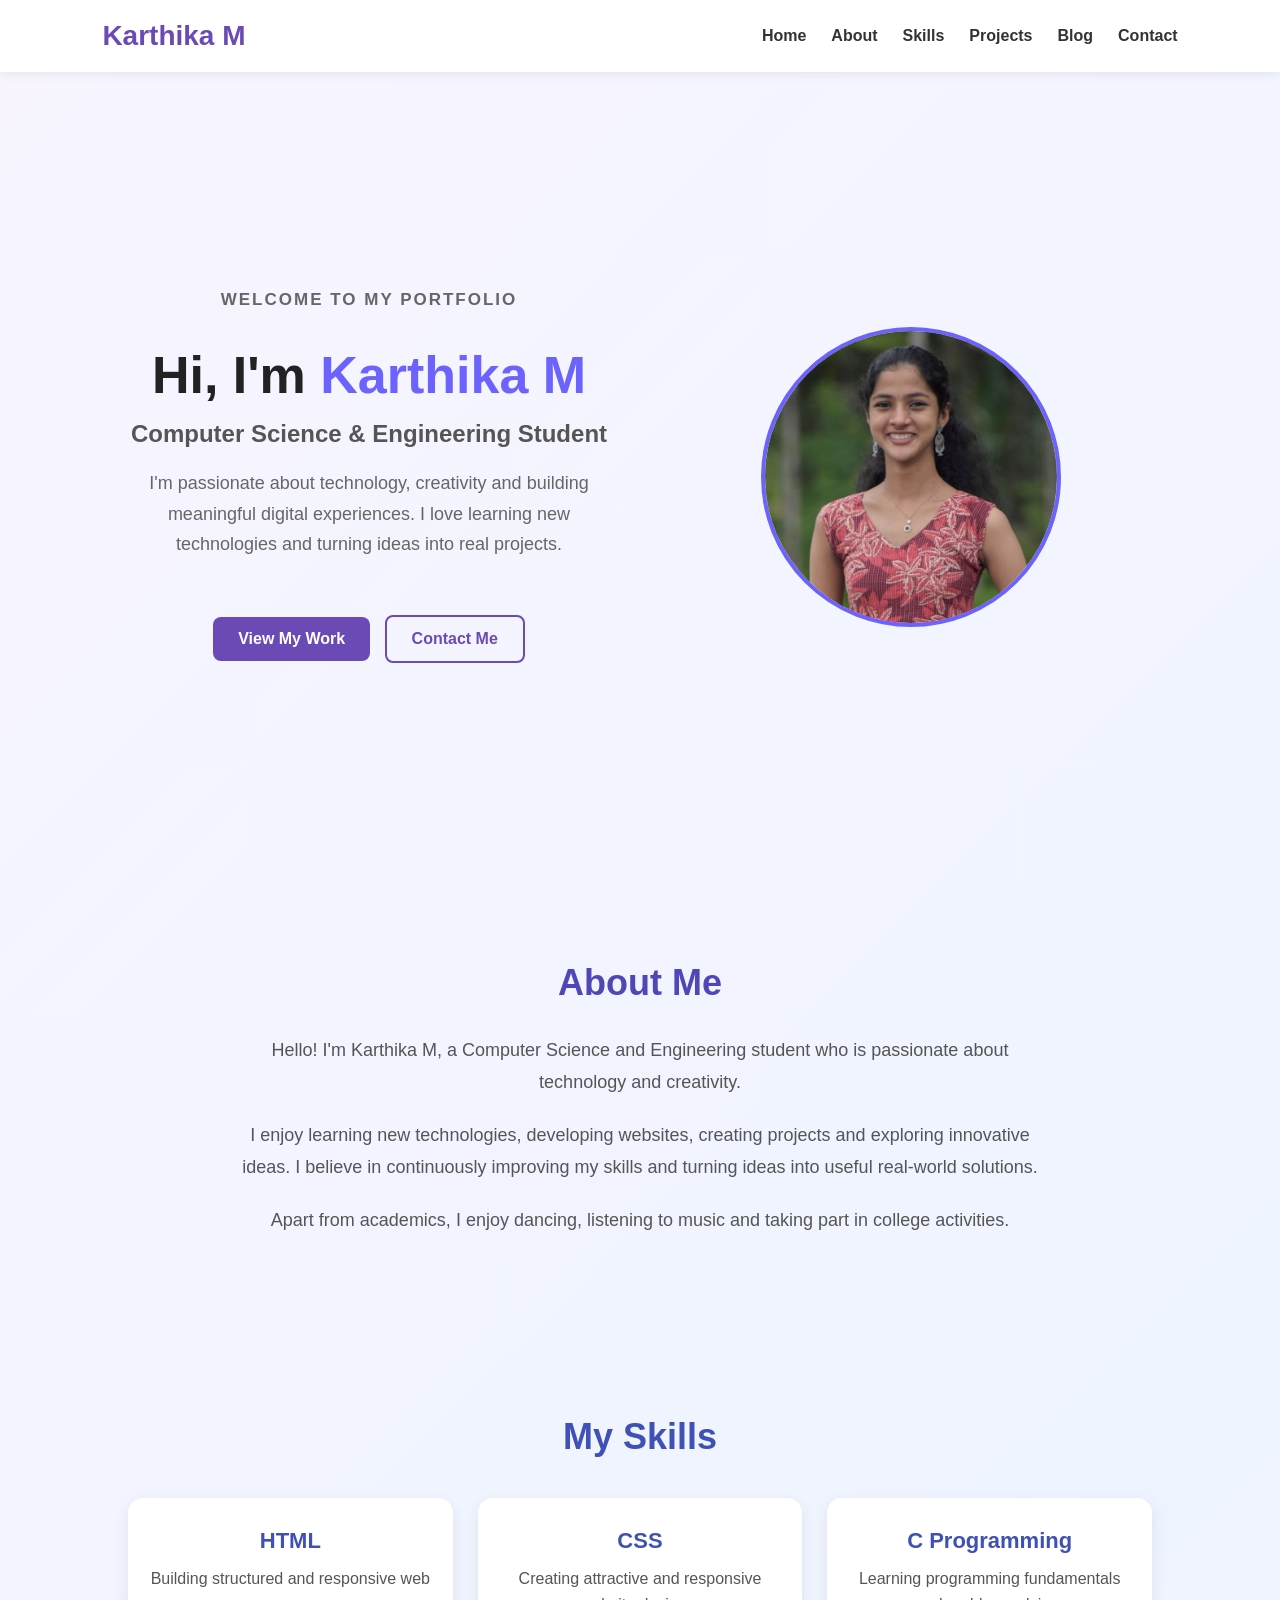
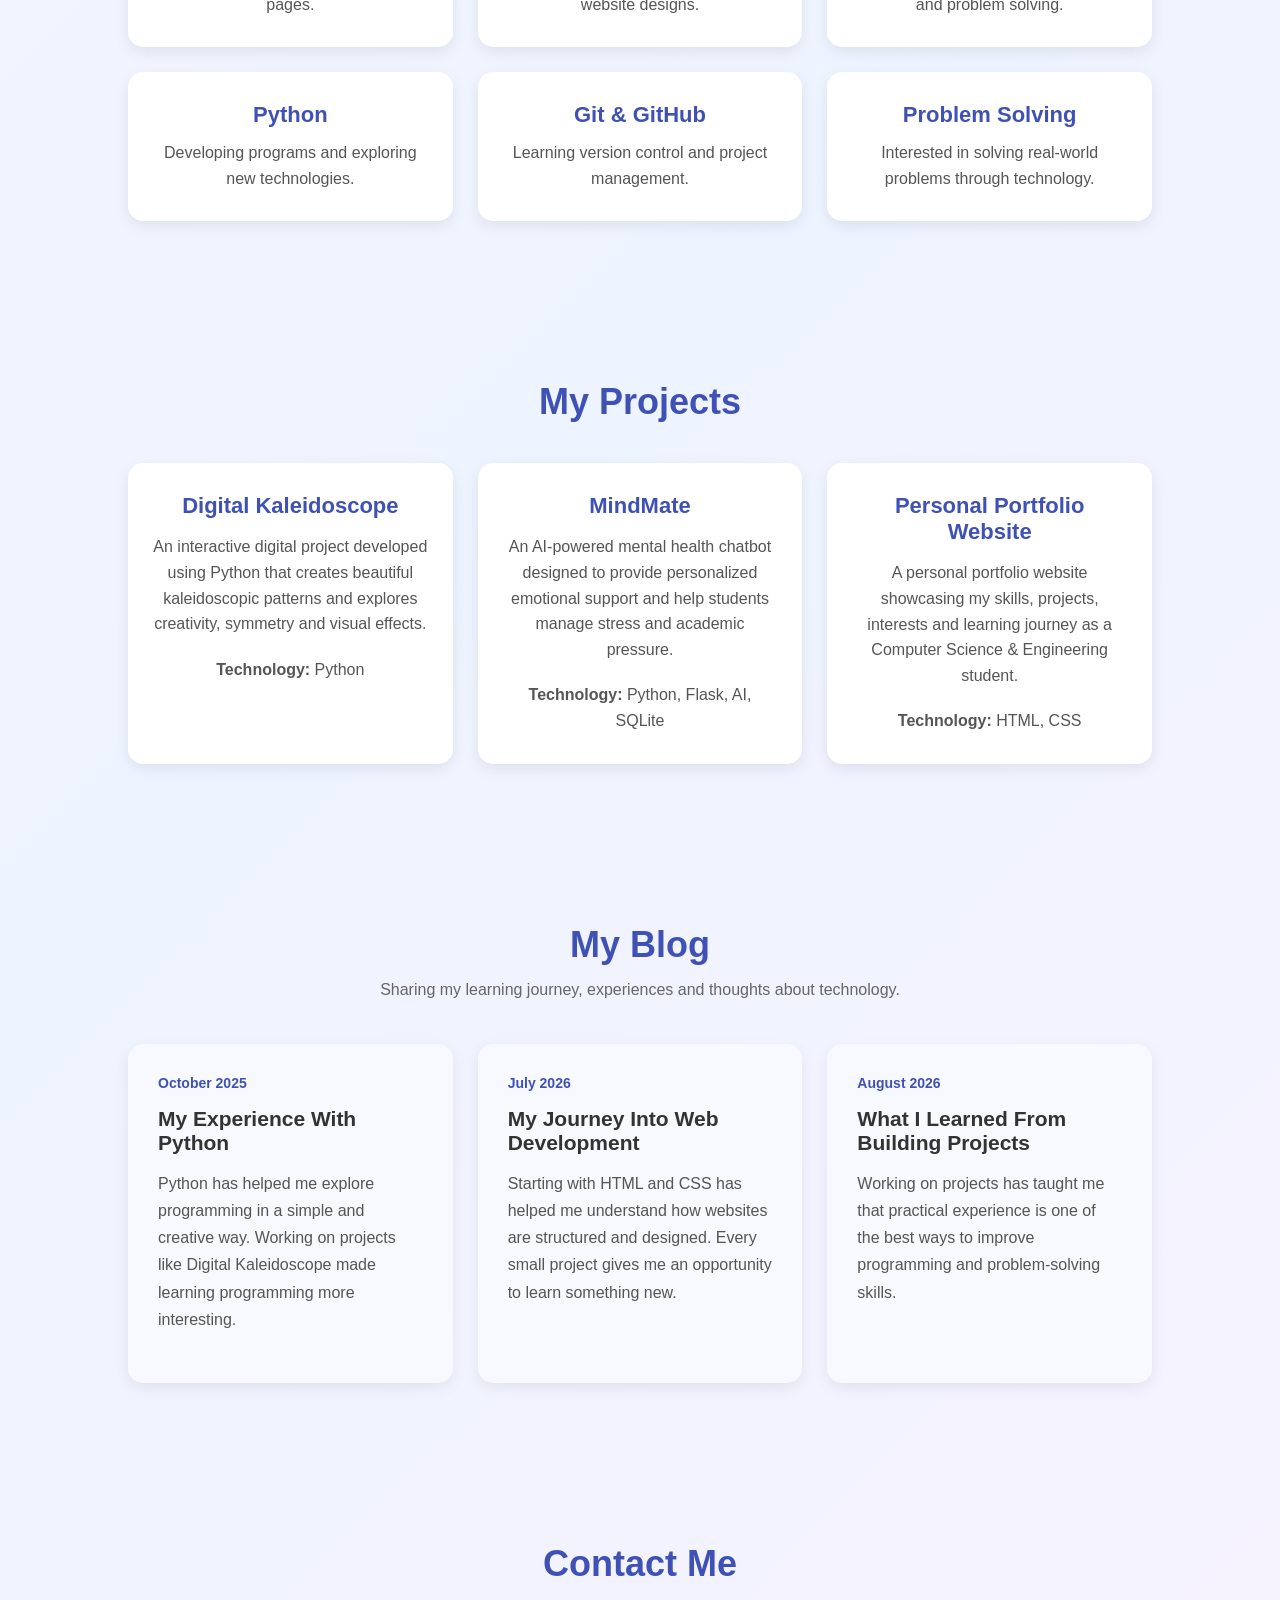
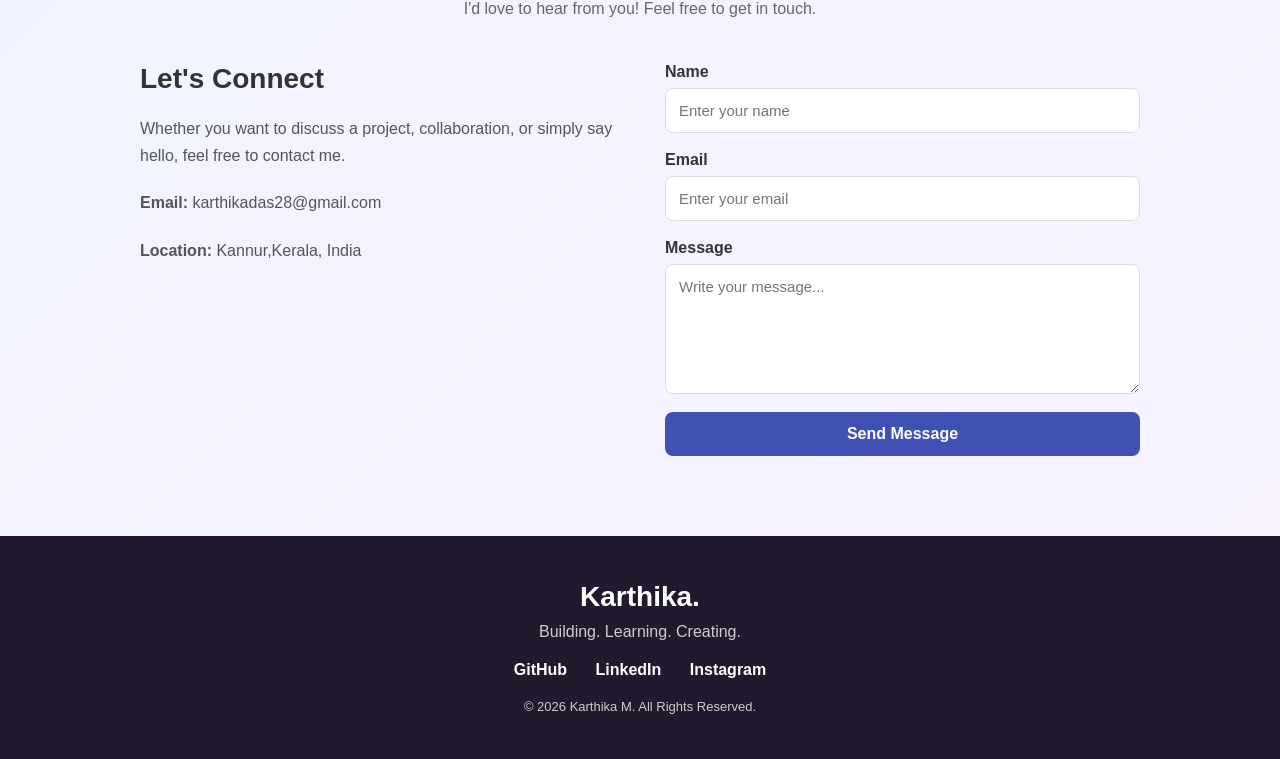
<file: index.html>
<!DOCTYPE html>
<html lang="en">

<head>
    <meta charset="UTF-8">
    <meta name="viewport" content="width=device-width, initial-scale=1.0">

    <title>Karthika | Portfolio</title>

    <link rel="stylesheet" href="style.css">
</head>

<body>

    <!-- Navigation Bar -->
    <nav class="navbar">

        <h2 class="logo">Karthika M</h2>

        <ul>
            <li><a href="#home">Home</a></li>
            <li><a href="#about">About</a></li>
            <li><a href="#skills">Skills</a></li>
            <li><a href="#projects">Projects</a></li>
            <li><a href="#blog">Blog</a></li>
            <li><a href="#contact">Contact</a></li>
        </ul>

    </nav>


    <!-- Home Section -->
    <section id="home" class="home">

        <div class="home-text">

            <p class="welcome">WELCOME TO MY PORTFOLIO</p>

            <h1>
                Hi, I'm <span>Karthika M</span>
            </h1>

            <h2>
                Computer Science & Engineering Student
            </h2>

            <p>
                I'm passionate about technology, creativity and building
                meaningful digital experiences. I love learning new
                technologies and turning ideas into real projects.
            </p>

            <a href="#projects" class="button">
                View My Work
            </a>

            <a href="#contact" class="button second-button">
                Contact Me
            </a>

        </div>
<div class="home-image">
    <img src="images/profile.jpg" alt="Karthika">    
    
    </div>
    </section>



    <!-- About Section -->
<section id="about" class="about">

    <h2>About Me</h2>

    <div class="about-content">

        <p>
            Hello! I'm Karthika M, a Computer Science and Engineering
            student who is passionate about technology and creativity.
        </p>

        <p>
            I enjoy learning new technologies, developing websites,
            creating projects and exploring innovative ideas.
            I believe in continuously improving my skills and
            turning ideas into useful real-world solutions.
        </p>

        <p>
            Apart from academics, I enjoy dancing, listening to music
            and taking part in college activities.
        </p>

    </div>

</section>
<!-- Skills Section -->
<section id="skills" class="skills">
    <h2>My Skills</h2>

    <div class="skills-container">

        <div class="skill-card">
            <h3>HTML</h3>
            <p>Building structured and responsive web pages.</p>
        </div>

        <div class="skill-card">
            <h3>CSS</h3>
            <p>Creating attractive and responsive website designs.</p>
        </div>

        <div class="skill-card">
            <h3>C Programming</h3>
            <p>Learning programming fundamentals and problem solving.</p>
        </div>

        <div class="skill-card">
            <h3>Python</h3>
            <p>Developing programs and exploring new technologies.</p>
        </div>

        <div class="skill-card">
            <h3>Git & GitHub</h3>
            <p>Learning version control and project management.</p>
        </div>

        <div class="skill-card">
            <h3>Problem Solving</h3>
            <p>Interested in solving real-world problems through technology.</p>
        </div>

    </div>
</section>
<!-- Projects Section -->
<section id="projects" class="projects">
    <h2>My Projects</h2>

    <div class="projects-container">

        <!-- Digital Kaleidoscope -->
        <div class="project-card">
            <h3>Digital Kaleidoscope</h3>
            <p>
                An interactive digital project developed using Python
                that creates beautiful kaleidoscopic patterns and
                explores creativity, symmetry and visual effects.
            </p>

            <p class="tech">
                <strong>Technology:</strong> Python
            </p>

            
            
        </div>

        <!-- MindMate -->
        <div class="project-card">
            <h3>MindMate</h3>
            <p>
                An AI-powered mental health chatbot designed to provide
                personalized emotional support and help students manage
                stress and academic pressure.
            </p>

            <p class="tech">
                <strong>Technology:</strong> Python, Flask, AI, SQLite
            </p>

            
            
        </div>

        <!-- Personal Portfolio -->
        <div class="project-card">
            <h3>Personal Portfolio Website</h3>
            <p>
                A personal portfolio website showcasing my skills,
                projects, interests and learning journey as a
                Computer Science & Engineering student.
            </p>

            <p class="tech">
                <strong>Technology:</strong> HTML, CSS
            </p>

           
           
        </div>

    </div>
</section>

<!-- Blog Section -->
<section id="blog" class="blog">

    <h2>My Blog</h2>

    <p class="blog-intro">
        Sharing my learning journey, experiences and thoughts about technology.
    </p>

    <div class="blog-container">

         <!-- Blog 1 -->
        <article class="blog-card">

            <span class="blog-date">October 2025</span>

            <h3>My Experience With Python</h3>

            <p>
                Python has helped me explore programming in a simple and
                creative way. Working on projects like Digital Kaleidoscope
                made learning programming more interesting.
            </p>

            

        </article>

        <!-- Blog 2 -->
        <article class="blog-card">

            <span class="blog-date">July 2026</span>

            <h3>My Journey Into Web Development</h3>

            <p>
                Starting with HTML and CSS has helped me understand how
                websites are structured and designed. Every small project
                gives me an opportunity to learn something new.
            </p>

           

        </article>


        <!-- Blog 3 -->
        <article class="blog-card">

            <span class="blog-date">August 2026</span>

            <h3>What I Learned From Building Projects</h3>

            <p>
                Working on projects has taught me that practical experience
                is one of the best ways to improve programming and
                problem-solving skills.
            </p>

           

        </article>



    </div>

</section>
<!-- Contact Section -->
<section id="contact" class="contact">

    <h2>Contact Me</h2>

    <p class="contact-intro">
        I'd love to hear from you! Feel free to get in touch.
    </p>

    <div class="contact-container">

        <!-- Contact Information -->
        <div class="contact-info">

            <h3>Let's Connect</h3>

            <p>
                Whether you want to discuss a project, collaboration,
                or simply say hello, feel free to contact me.
            </p>

            <p>
                <strong>Email:</strong>
                karthikadas28@gmail.com
            </p>

            <p>
                <strong>Location:</strong>
                Kannur,Kerala, India
            </p>

        </div>


        <!-- Contact Form -->
        <form class="contact-form">

            <label for="name">Name</label>

            <input
                type="text"
                id="name"
                placeholder="Enter your name"
                required
            >


            <label for="email">Email</label>

            <input
                type="email"
                id="email"
                placeholder="Enter your email"
                required
            >


            <label for="message">Message</label>

            <textarea
                id="message"
                rows="6"
                placeholder="Write your message..."
                required
            ></textarea>


            <button type="submit">
                Send Message
            </button>

        </form>

    </div>

</section>
<!-- Footer -->
<footer>

    <h3>Karthika.</h3>

    <p>
        Building. Learning. Creating.
    </p>

    <div class="social-links">

        <a href="https://github.com/karthikadas" target="_blank">GitHub</a>

        <a href="https://www.linkedin.com/in/karthikadas28" target="_blank">LinkedIn</a>

        <a href="https://instagram.com/_karthikadas_" target="_blank">Instagram</a>

    </div>

    <p class="copyright">
        © 2026 Karthika M. All Rights Reserved.
    </p>

</footer>

</body>

</html>
</file>
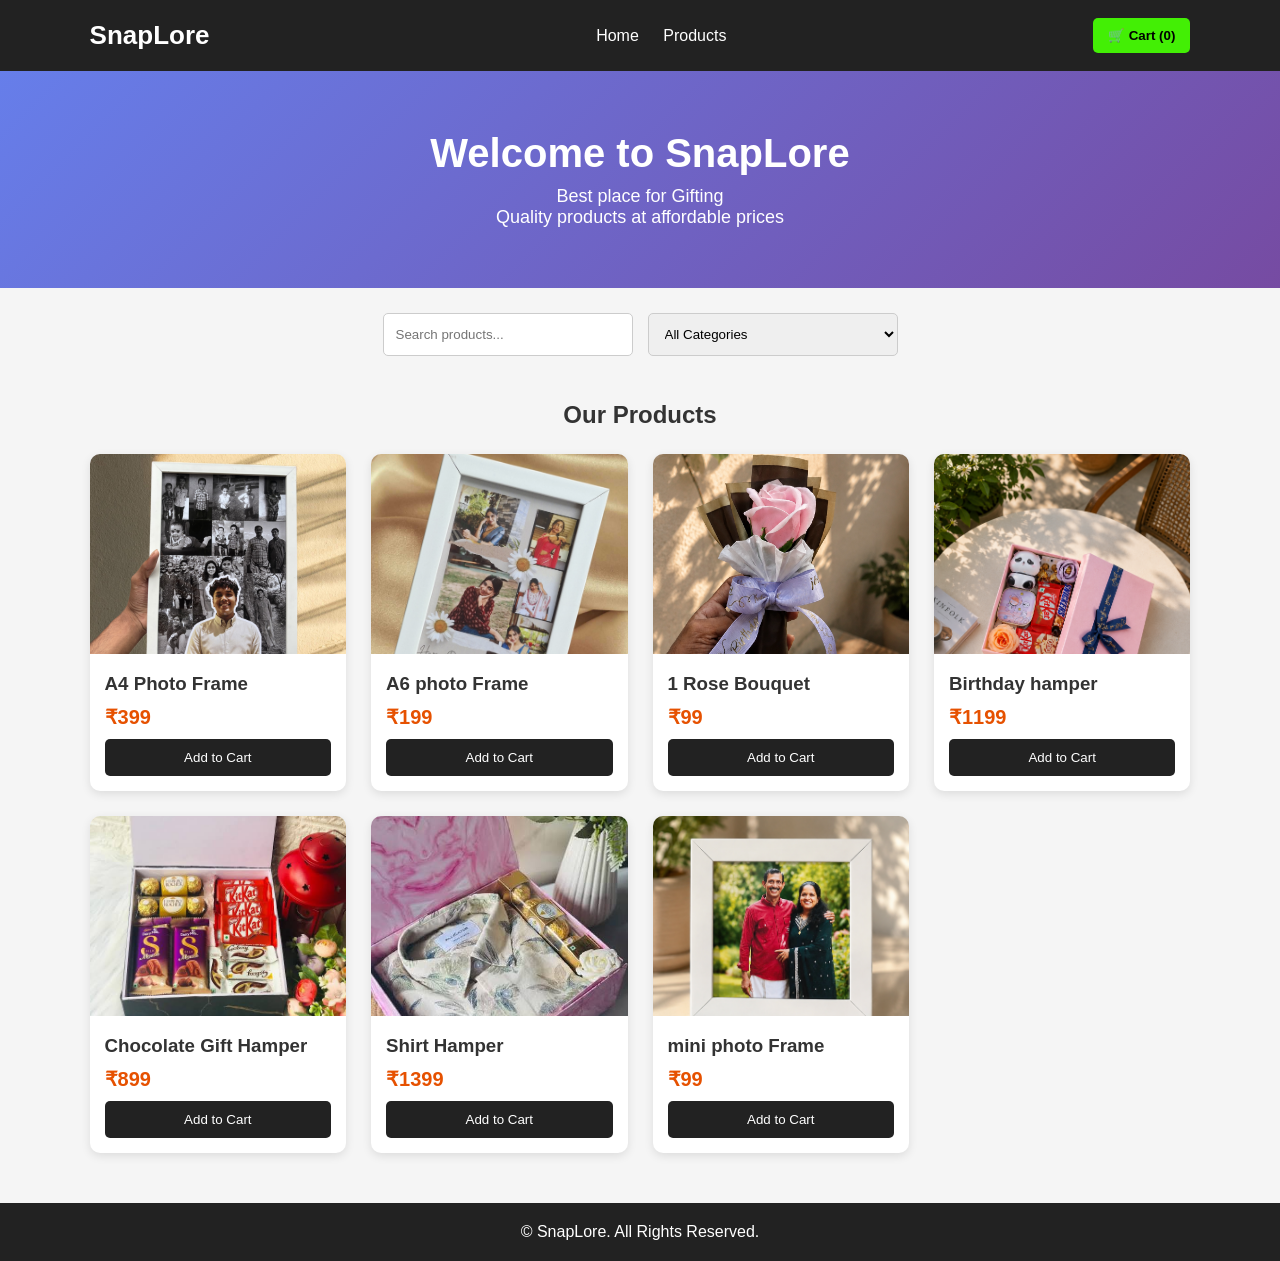
<file: page.html>
<!DOCTYPE html>
<html lang="en">
<head>
    <meta charset="UTF-8">
    <meta name="viewport" content="width=device-width, initial-scale=1.0">
    <title>SnapLore - Online Store</title>

    <style>
        * {
            margin: 0;
            padding: 0;
            box-sizing: border-box;
            font-family: Arial, sans-serif;
        }

        body {
            background: #f5f5f5;
            color: #333;
        }

        /* Header */
        header {
            background: #222;
            color: white;
            padding: 18px 7%;
            display: flex;
            justify-content: space-between;
            align-items: center;
            position: sticky;
            top: 0;
            z-index: 100;
        }

        header h1 {
            font-size: 26px;
        }

        nav a {
            color: white;
            text-decoration: none;
            margin-left: 20px;
        }

        .cart-button {
            background: #43ef05;
            border: none;
            padding: 10px 15px;
            border-radius: 5px;
            cursor: pointer;
            font-weight: bold;
        }

        /* Hero */
        .hero {
            text-align: center;
            padding: 60px 20px;
            background: linear-gradient(135deg, #667eea, #764ba2);
            color: white;
        }

        .hero h2 {
            font-size: 40px;
            margin-bottom: 10px;
        }

        .hero p {
            font-size: 18px;
        }

        /* Search and Filter */
        .controls {
            padding: 25px 7%;
            display: flex;
            justify-content: center;
            gap: 15px;
            flex-wrap: wrap;
        }

        .controls input,
        .controls select {
            padding: 12px;
            width: 250px;
            border: 1px solid #ccc;
            border-radius: 5px;
        }

        /* Products */
        .products {
            padding: 20px 7% 50px;
        }

        .products h2 {
            text-align: center;
            margin-bottom: 25px;
        }

        .product-grid {
            display: grid;
            grid-template-columns: repeat(auto-fit, minmax(220px, 1fr));
            gap: 25px;
        }

        .product {
            background: white;
            border-radius: 10px;
            overflow: hidden;
            box-shadow: 0 3px 10px rgba(0,0,0,0.1);
            transition: 0.3s;
        }

        .product:hover {
            transform: translateY(-5px);
        }

        .product img {
            width: 100%;
            height: 200px;
            object-fit: cover;
        }

        .product-info {
            padding: 15px;
        }

        .product-info h3 {
            margin-bottom: 8px;
        }

        .price {
            color: #e65100;
            font-size: 20px;
            font-weight: bold;
            margin: 10px 0;
        }

        .add-btn {
            width: 100%;
            padding: 11px;
            border: none;
            background: #222;
            color: white;
            border-radius: 5px;
            cursor: pointer;
        }

        .add-btn:hover {
            background: #ff9800;
        }

        /* Cart */
        .cart {
            position: fixed;
            top: 0;
            right: -420px;
            width: 400px;
            max-width: 100%;
            height: 100vh;
            background: white;
            box-shadow: -3px 0 10px rgba(0,0,0,0.2);
            z-index: 200;
            padding: 25px;
            transition: 0.3s;
            overflow-y: auto;
        }

        .cart.active {
            right: 0;
        }

        .cart-header {
            display: flex;
            justify-content: space-between;
            align-items: center;
            margin-bottom: 20px;
        }

        .close-cart {
            border: none;
            background: #e53935;
            color: white;
            padding: 7px 10px;
            border-radius: 5px;
            cursor: pointer;
        }

        .cart-item {
            display: flex;
            gap: 10px;
            margin-bottom: 15px;
            padding-bottom: 15px;
            border-bottom: 1px solid #ddd;
        }

        .cart-item img {
            width: 70px;
            height: 70px;
            object-fit: cover;
            border-radius: 5px;
        }

        .cart-details {
            flex: 1;
        }

        .quantity {
            display: flex;
            align-items: center;
            gap: 8px;
            margin-top: 7px;
        }

        .quantity button {
            border: none;
            background: #ddd;
            padding: 4px 9px;
            cursor: pointer;
        }

        .remove {
            color: red;
            border: none;
            background: none;
            cursor: pointer;
            margin-top: 5px;
        }

        .cart-total {
            font-size: 20px;
            font-weight: bold;
            margin: 20px 0;
        }

        .checkout-btn {
            width: 100%;
            padding: 13px;
            background: #28a745;
            color: white;
            border: none;
            border-radius: 5px;
            cursor: pointer;
            font-size: 16px;
        }

        /* Checkout */
        .checkout {
            display: none;
            position: fixed;
            inset: 0;
            background: rgba(0,0,0,0.6);
            z-index: 300;
            justify-content: center;
            align-items: center;
            padding: 20px;
        }

        .checkout.active {
            display: flex;
        }

        .checkout-box {
            background: white;
            padding: 30px;
            width: 500px;
            max-width: 100%;
            border-radius: 10px;
        }

        .checkout-box h2 {
            margin-bottom: 20px;
        }

        .checkout-box input,
        .checkout-box textarea,
        .checkout-box select {
            width: 100%;
            padding: 12px;
            margin: 8px 0;
            border: 1px solid #ccc;
            border-radius: 5px;
        }

        .place-order {
            width: 100%;
            padding: 13px;
            background: #007bff;
            color: white;
            border: none;
            border-radius: 5px;
            cursor: pointer;
            margin-top: 10px;
        }

        .cancel {
            width: 100%;
            padding: 10px;
            margin-top: 8px;
            background: #ddd;
            border: none;
            border-radius: 5px;
            cursor: pointer;
        }

        footer {
            background: #222;
            color: white;
            text-align: center;
            padding: 20px;
        }

        @media (max-width: 600px) {
            header {
                padding: 15px;
            }

            nav {
                display: none;
            }

            .hero h2 {
                font-size: 30px;
            }

            .cart {
                width: 100%;
            }
        }
    </style>
</head>

<body>

<header>
    <h1>SnapLore</h1>

    <nav>
        <a href="#home">Home</a>
        <a href="#products">Products</a>
    </nav>

    <button class="cart-button" onclick="openCart()">
        🛒 Cart (<span id="cart-count">0</span>)
    </button>
</header>

<section class="hero" id="home">
    <h2>Welcome to SnapLore</h2>
    <p>Best place for Gifting</br>
        Quality products at affordable prices</p>
</section>

<!-- Search & Filter -->
<div class="controls">
    <input
        type="text"
        id="search"
        placeholder="Search products..."
        onkeyup="displayProducts()"
    >

    <select id="category" onchange="displayProducts()">
        <option value="all">All Categories</option>
        <option value="frames">Frames</option>
        <option value="hampers">Hampers</option>
        <option value="bouquets">Bouquets</option>
    </select>
</div>

<!-- Products -->
<section class="products" id="products">
    <h2>Our Products</h2>

    <div class="product-grid" id="product-list"></div>
</section>

<!-- Cart -->
<div class="cart" id="cart">

    <div class="cart-header">
        <h2>Your Cart</h2>
        <button class="close-cart" onclick="closeCart()">✕</button>
    </div>

    <div id="cart-items"></div>

    <div class="cart-total">
        Total: ₹<span id="cart-total">0</span>
    </div>

    <button class="checkout-btn" onclick="openCheckout()">
        Proceed to Checkout
    </button>
</div>

<!-- Checkout Modal -->
<div class="checkout" id="checkout">

    <div class="checkout-box">

        <h2>Checkout</h2>

        <form onsubmit="placeOrder(event)">

            <input
                type="text"
                id="name"
                placeholder="Full Name"
                required
            >

            <input
                type="email"
                id="email"
                placeholder="Email Address"
                required
            >

            <input
                type="tel"
                id="phone"
                placeholder="Phone Number"
                required
            >

            <textarea
                id="address"
                rows="4"
                placeholder="Delivery Address"
                required
            ></textarea>

            <select id="payment" required>
                <option value="">Select Payment Method</option>
                <option value="cod">Cash on Delivery</option>
                <option value="upi">UPI</option>
                <option value="card">Credit/Debit Card</option>
            </select>

            <button class="place-order" type="submit">
                Place Order
            </button>

            <button
                type="button"
                class="cancel"
                onclick="closeCheckout()"
            >
                Cancel
            </button>

        </form>
    </div>
</div>

<footer>
    <p>© SnapLore. All Rights Reserved.</p>
</footer>

<script>

    // Product Data
    const products = [
    {
        id: 1,
        name: "A4 Photo Frame",
        price: 399,
        category: "frames",
        image: "images/frame1.jpg"
    },
    {
        id: 2,
        name: "A6 photo Frame",
        price: 199,
        category: "frames",
        image: "images/frame2.jpg"
    },
    {
        id: 3,
        name: "1 Rose Bouquet",
        price: 99,
        category: "bouquets",
        image: "images/rose.jpg"
    },
    {
        id: 4,
        name: "Birthday hamper",
        price: 1199,
        category: "hampers",
        image: "images/birthday.jpg"
    },
    {
        id: 5,
        name: "Chocolate Gift Hamper",
        price: 899,
        category: "hampers",
        image: "images/images (1).jpg"
    },
    {
        id: 6,
        name: "Shirt Hamper",
        price: 1399,
        category: "hampers",
        image: "images/images (2).jpg"
    },
    {
        id: 7,
        name: "mini photo Frame",
        price: 99,
        category: "frames",
        image: "images/mini.jpg"
    },
    
];

    let cart = [];

    // Display Products
    function displayProducts() {

        const list = document.getElementById("product-list");
        const search = document
            .getElementById("search")
            .value
            .toLowerCase();

        const category = document.getElementById("category").value;

        list.innerHTML = "";

        const filteredProducts = products.filter(product => {

            const matchesSearch =
                product.name.toLowerCase().includes(search);

            const matchesCategory =
                category === "all" ||
                product.category === category;

            return matchesSearch && matchesCategory;
        });

        filteredProducts.forEach(product => {

            list.innerHTML += `
                <div class="product">

                    <img src="${product.image}" alt="${product.name}">

                    <div class="product-info">

                        <h3>${product.name}</h3>

                        <p class="price">
                            ₹${product.price}
                        </p>

                        <button
                            class="add-btn"
                            onclick="addToCart(${product.id})"
                        >
                            Add to Cart
                        </button>

                    </div>
                </div>
            `;
        });
    }

    // Add product to cart
    function addToCart(id) {

        const existingProduct = cart.find(item => item.id === id);

        if (existingProduct) {
            existingProduct.quantity++;
        } else {

            const product = products.find(item => item.id === id);

            cart.push({
                ...product,
                quantity: 1
            });
        }

        updateCart();

        alert("Product added to cart!");
    }

    // Update cart
    function updateCart() {

        const cartItems = document.getElementById("cart-items");

        cartItems.innerHTML = "";

        let total = 0;
        let count = 0;

        cart.forEach(item => {

            total += item.price * item.quantity;
            count += item.quantity;

            cartItems.innerHTML += `
                <div class="cart-item">

                    <img src="${item.image}" alt="${item.name}">

                    <div class="cart-details">

                        <strong>${item.name}</strong>

                        <p>₹${item.price}</p>

                        <div class="quantity">

                            <button onclick="changeQuantity(${item.id}, -1)">
                                −
                            </button>

                            <span>${item.quantity}</span>

                            <button onclick="changeQuantity(${item.id}, 1)">
                                +
                            </button>

                        </div>

                        <button
                            class="remove"
                            onclick="removeFromCart(${item.id})"
                        >
                            Remove
                        </button>

                    </div>
                </div>
            `;
        });

        document.getElementById("cart-total").textContent = total;
        document.getElementById("cart-count").textContent = count;
    }

    // Change quantity
    function changeQuantity(id, change) {

        const item = cart.find(product => product.id === id);

        if (!item) return;

        item.quantity += change;

        if (item.quantity <= 0) {
            removeFromCart(id);
        }

        updateCart();
    }

    // Remove item
    function removeFromCart(id) {

        cart = cart.filter(item => item.id !== id);

        updateCart();
    }

    // Open cart
    function openCart() {
        document.getElementById("cart").classList.add("active");
    }

    // Close cart
    function closeCart() {
        document.getElementById("cart").classList.remove("active");
    }

    // Open checkout
    function openCheckout() {

        if (cart.length === 0) {
            alert("Your cart is empty!");
            return;
        }

        document.getElementById("checkout")
            .classList.add("active");
    }

    // Close checkout
    function closeCheckout() {

        document.getElementById("checkout")
            .classList.remove("active");
    }

    // Place order
    function placeOrder(event) {

        event.preventDefault();

        const name = document.getElementById("name").value;
        const payment = document.getElementById("payment").value;

        alert(
            "Thank you, " + name +
            "! Your order has been placed successfully.\n" +
            "Payment Method: " + payment.toUpperCase() + "\n" +
            "Our team will contact you soon"
        );

        cart = [];

        updateCart();
        closeCheckout();
        closeCart();

        document.querySelector("form").reset();
    }

    // Load products when page opens
    displayProducts();

</script>

</body>
</html>
</file>
<file: style.css>
/* Remove default browser spacing */
* {
    margin: 0;
    padding: 0;
    box-sizing: border-box;
}


/* Smooth scrolling */
html {
    scroll-behavior: smooth;
}


/* Whole webpage */
body {
    font-family: Arial, sans-serif;
    color: #222;
    background: linear-gradient(135deg, #f8f5ff, #eef4ff, #f9f2ff);
}


/* =========================
   NAVIGATION BAR
========================= */

.navbar {
    background-color: white;

    padding: 20px 8%;

    display: flex;
    justify-content: space-between;
    align-items: center;

    box-shadow: 0 2px 10px rgba(0, 0, 0, 0.08);

    position: sticky;
    top: 0;
    z-index: 100;
}


/* Logo */

.logo {
    color: #6c4ab6;
    font-size: 28px;
}


/* Navigation list */

.navbar ul {
    list-style: none;

    display: flex;

    gap: 25px;
}


/* Navigation links */

.navbar a {
    text-decoration: none;

    color: #333;

    font-weight: bold;

    transition: 0.3s;
}


/* When mouse goes over link */

.navbar a:hover {
    color: #6c4ab6;
}


/* =========================
   HOME SECTION
========================= */

.home {
    min-height: 90vh;

    display: flex;
    justify-content: center;
    align-items: center;

    text-align: center;

    padding: 50px 20px;
}


/* Home text */

.home-text {
    max-width: 750px;
}


/* Small welcome text */

.welcome {
    color: #6c4ab6;

    font-size: 14px;

    font-weight: bold;

    letter-spacing: 2px;

    margin-bottom: 15px;
}


/* Main heading */

.home h1 {
    font-size: 60px;

    margin-bottom: 15px;
}


/* Name color */

.home h1 span {
    color: #6c4ab6;
}


/* Student heading */

.home h2 {
    color: #555;

    font-size: 24px;

    margin-bottom: 20px;
}


/* Description */

.home-text > p:not(.welcome) {
    color: #666;

    font-size: 18px;

    line-height: 1.7;

    margin-bottom: 30px;
}


/* =========================
   BUTTONS
========================= */

.button {
    display: inline-block;

    padding: 13px 25px;

    background-color: #6c4ab6;

    color: white;

    text-decoration: none;

    border-radius: 8px;

    font-weight: bold;

    margin: 5px;

    transition: 0.3s;
}


.button:hover {
    background-color: #51338e;

    transform: translateY(-2px);
}


/* Second button */

.second-button {
    background-color: transparent;

    color: #6c4ab6;

    border: 2px solid #6c4ab6;
}


.second-button:hover {
    background-color: #6c4ab6;

    color: white;
}


/* =========================
   MOBILE DESIGN
========================= */

@media (max-width: 700px) {

    .navbar {
        flex-direction: column;

        gap: 15px;
    }


    .navbar ul {
        flex-wrap: wrap;

        justify-content: center;

        gap: 15px;
    }


    .home h1 {
        font-size: 42px;
    }


    .home h2 {
        font-size: 20px;
    }


    .home-text > p:not(.welcome) {
        font-size: 16px;
    }

}
/* Profile Photo */

.home-image {
    width: 320px;
    height: 320px;
    border-radius: 50%;
    overflow: hidden;
    flex-shrink: 0;
}

.home-image img {
    width: 100%;
    height: 100%;
    object-fit: cover;
}
/* About Section */

.about {
    padding: 80px 10%;
    text-align: center;
    background-color: #f8f7ff;
}

.about h2 {
    font-size: 36px;
    color: #4f46b8;
    margin-bottom: 30px;
}

.about-content {
    max-width: 800px;
    margin: auto;
}

.about-content p {
    font-size: 18px;
    line-height: 1.8;
    color: #555;
    margin-bottom: 20px;
}
/* Skills Section */
.skills {
    padding: 80px 10%;
    text-align: center;
    background: #f8f9ff;
}

.skills h2 {
    font-size: 36px;
    color: #3f51b5;
    margin-bottom: 40px;
}

.skills-container {
    display: grid;
    grid-template-columns: repeat(3, 1fr);
    gap: 25px;
}

.skill-card {
    background: white;
    padding: 30px 20px;
    border-radius: 15px;
    box-shadow: 0 5px 15px rgba(0, 0, 0, 0.08);
    transition: transform 0.3s;
}

.skill-card:hover {
    transform: translateY(-8px);
}

.skill-card h3 {
    color: #3f51b5;
    font-size: 22px;
    margin-bottom: 12px;
}

.skill-card p {
    color: #555;
    line-height: 1.6;
}
/* Projects Section */
.projects {
    padding: 80px 10%;
    text-align: center;
}

.projects h2 {
    font-size: 36px;
    color: #3f51b5;
    margin-bottom: 40px;
}

.projects-container {
    display: grid;
    grid-template-columns: repeat(3, 1fr);
    gap: 25px;
}

.project-card {
    background: white;
    padding: 30px 25px;
    border-radius: 15px;
    box-shadow: 0 5px 15px rgba(0, 0, 0, 0.08);
    transition: transform 0.3s;
}

.project-card:hover {
    transform: translateY(-8px);
}

.project-card h3 {
    color: #3f51b5;
    font-size: 22px;
    margin-bottom: 15px;
}

.project-card p {
    color: #555;
    line-height: 1.6;
}

.project-card .tech {
    margin-top: 20px;
}

.project-button {
    display: inline-block;
    margin-top: 15px;
    padding: 10px 20px;
    background: #3f51b5;
    color: white;
    text-decoration: none;
    border-radius: 6px;
}

.project-button:hover {
    background: #303f9f;
}
/* Contact Section */

.contact {
    padding: 80px 10%;
    background-color: #f8f9ff;
}

.contact h2 {
    text-align: center;
    font-size: 36px;
    color: #3f51b5;
    margin-bottom: 15px;
}

.contact-intro {
    text-align: center;
    color: #666;
    margin-bottom: 45px;
}

.contact-container {
    max-width: 1000px;
    margin: auto;

    display: grid;
    grid-template-columns: 1fr 1fr;
    gap: 50px;
}

.contact-info h3 {
    font-size: 28px;
    color: #333;
    margin-bottom: 20px;
}

.contact-info p {
    color: #555;
    line-height: 1.7;
    margin-bottom: 20px;
}


/* Contact Form */

.contact-form {
    display: flex;
    flex-direction: column;
}

.contact-form label {
    font-weight: bold;
    margin-bottom: 7px;
    color: #333;
}

.contact-form input,
.contact-form textarea {
    width: 100%;
    padding: 13px;

    border: 1px solid #ddd;
    border-radius: 8px;

    font-family: Arial, sans-serif;
    font-size: 15px;

    margin-bottom: 18px;
}

.contact-form input:focus,
.contact-form textarea:focus {
    outline: none;
    border-color: #3f51b5;
}

.contact-form textarea {
    resize: vertical;
}


/* Send Button */

.contact-form button {
    padding: 13px;

    background-color: #3f51b5;
    color: white;

    border: none;
    border-radius: 8px;

    font-size: 16px;
    font-weight: bold;

    cursor: pointer;
}

.contact-form button:hover {
    background-color: #303f9f;
}


/* Mobile */

@media (max-width: 700px) {

    .contact-container {
        grid-template-columns: 1fr;
    }

}
/* Blog Section */

.blog {
    padding: 80px 10%;
    background-color: white;
    text-align: center;
}

.blog h2 {
    font-size: 36px;
    color: #3f51b5;
    margin-bottom: 15px;
}

.blog-intro {
    color: #666;
    margin-bottom: 45px;
}

.blog-container {
    max-width: 1100px;
    margin: auto;

    display: grid;
    grid-template-columns: repeat(3, 1fr);
    gap: 25px;
}

.blog-card {
    text-align: left;

    background-color: #f8f9ff;

    padding: 30px;

    border-radius: 15px;

    box-shadow: 0 5px 15px rgba(0, 0, 0, 0.07);

    transition: transform 0.3s;
}

.blog-card:hover {
    transform: translateY(-8px);
}

.blog-date {
    color: #3f51b5;
    font-size: 14px;
    font-weight: bold;
}

.blog-card h3 {
    font-size: 21px;
    margin: 15px 0;
    color: #333;
}

.blog-card p {
    color: #555;
    line-height: 1.7;
    margin-bottom: 20px;
}

.read-more {
    color: #3f51b5;
    font-weight: bold;
    text-decoration: none;
}

.read-more:hover {
    text-decoration: underline;
}


/* Blog mobile design */

@media (max-width: 700px) {

    .blog-container {
        grid-template-columns: 1fr;
    }

}
/* Footer */

footer {
    background-color: #211a2e;
    color: white;
    text-align: center;
    padding: 45px 20px;
}

footer h3 {
    font-size: 28px;
    margin-bottom: 10px;
}

footer p {
    color: #cccccc;
}

.social-links {
    margin: 20px 0;
}

.social-links a {
    color: white;
    text-decoration: none;
    margin: 0 12px;
    font-weight: bold;
}

.social-links a:hover {
    color: #b9a2ff;
}

.copyright {
    font-size: 13px;
    margin-top: 20px;
}
/* Mobile Responsive Design */

@media (max-width: 700px) {

    .navbar {
        padding: 15px 5%;
    }

    .navbar ul {
        gap: 10px;
    }

    .navbar ul li a {
        font-size: 13px;
    }

    .home {
        flex-direction: column;
        text-align: center;
        padding: 60px 5%;
        gap: 40px;
    }

    .home-text {
        max-width: 100%;
    }

    .home-image {
        width: 250px;
        height: 250px;
    }

    .skills-container {
        grid-template-columns: 1fr;
    }

    .projects-container {
        grid-template-columns: 1fr;
    }

    .about {
        padding: 60px 7%;
    }

    .contact-container {
        grid-template-columns: 1fr;
    }

    .blog-container {
        grid-template-columns: 1fr;
    }

}
/* ===== HOME SECTION FIX ===== */

.home {
    min-height: 90vh;
    display: flex;
    align-items: center;
    justify-content: center;
    gap: 70px;
    padding: 80px 10%;
    box-sizing: border-box;
}

.home-text {
    flex: 1;
    max-width: 650px;
    text-align: center;
}

.home-text h1 {
    font-size: 48px;
    margin: 15px 0;
}

.home-text h2 {
    font-size: 24px;
    margin-bottom: 20px;
}

.home-text p {
    font-size: 16px;
    line-height: 1.7;
}

.home img {
    width: 300px;
    height: 300px;
    object-fit: cover;
    border-radius: 50%;
    display: block;
}

/* Buttons */
.button {
    display: inline-block;
    margin-top: 25px;
}

/* Mobile view */
@media (max-width: 768px) {
    .home {
        flex-direction: column;
        text-align: center;
        padding: 60px 5%;
        gap: 40px;
    }

    .home-text {
        max-width: 100%;
    }

    .home-text h1 {
        font-size: 36px;
    }

    .home img {
        width: 240px;
        height: 240px;
    }
}
.home {
    min-height: 90vh;
    display: flex;
    align-items: center;
    justify-content: space-between;
    gap: 60px;
    padding: 80px 10%;
}

.home-text {
    flex: 1;
    max-width: 600px;
}

.home-text h1 {
    font-size: 52px;
    margin: 15px 0;
    color: #222;
}

.home-text h1 span {
    color: #6c63ff;
}

.home-text h2 {
    font-size: 24px;
    color: #555;
    margin-bottom: 20px;
}

.home-text p {
    font-size: 17px;
    line-height: 1.7;
    color: #666;
    margin-bottom: 30px;
}

.home-image {
    flex: 1;
    display: flex;
    justify-content: center;
    align-items: center;
}

.home-image img {
    width: 300px;
    height: 300px;
    object-fit: cover;
    object-position: center 35%;
    border-radius: 50%;
    border: 4px solid #6c63ff;
    display: block;
}
/* Navigation Improvements */

nav {
    padding: 20px 8%;
    display: flex;
    align-items: center;
    justify-content: space-between;
}

nav ul {
    display: flex;
    gap: 30px;
    list-style: none;
}

nav a {
    text-decoration: none;
    color: #333;
    font-weight: 500;
    transition: 0.3s;
}

nav a:hover {
    color: #6c63ff;
}
body,
section,
.home,
.about,
.skills,
.projects,
.blog,
.contact {
    background: transparent !important;
}

body {
    background: linear-gradient(135deg, #f8f5ff, #eef4ff, #f9f2ff) !important;
}
</file>
